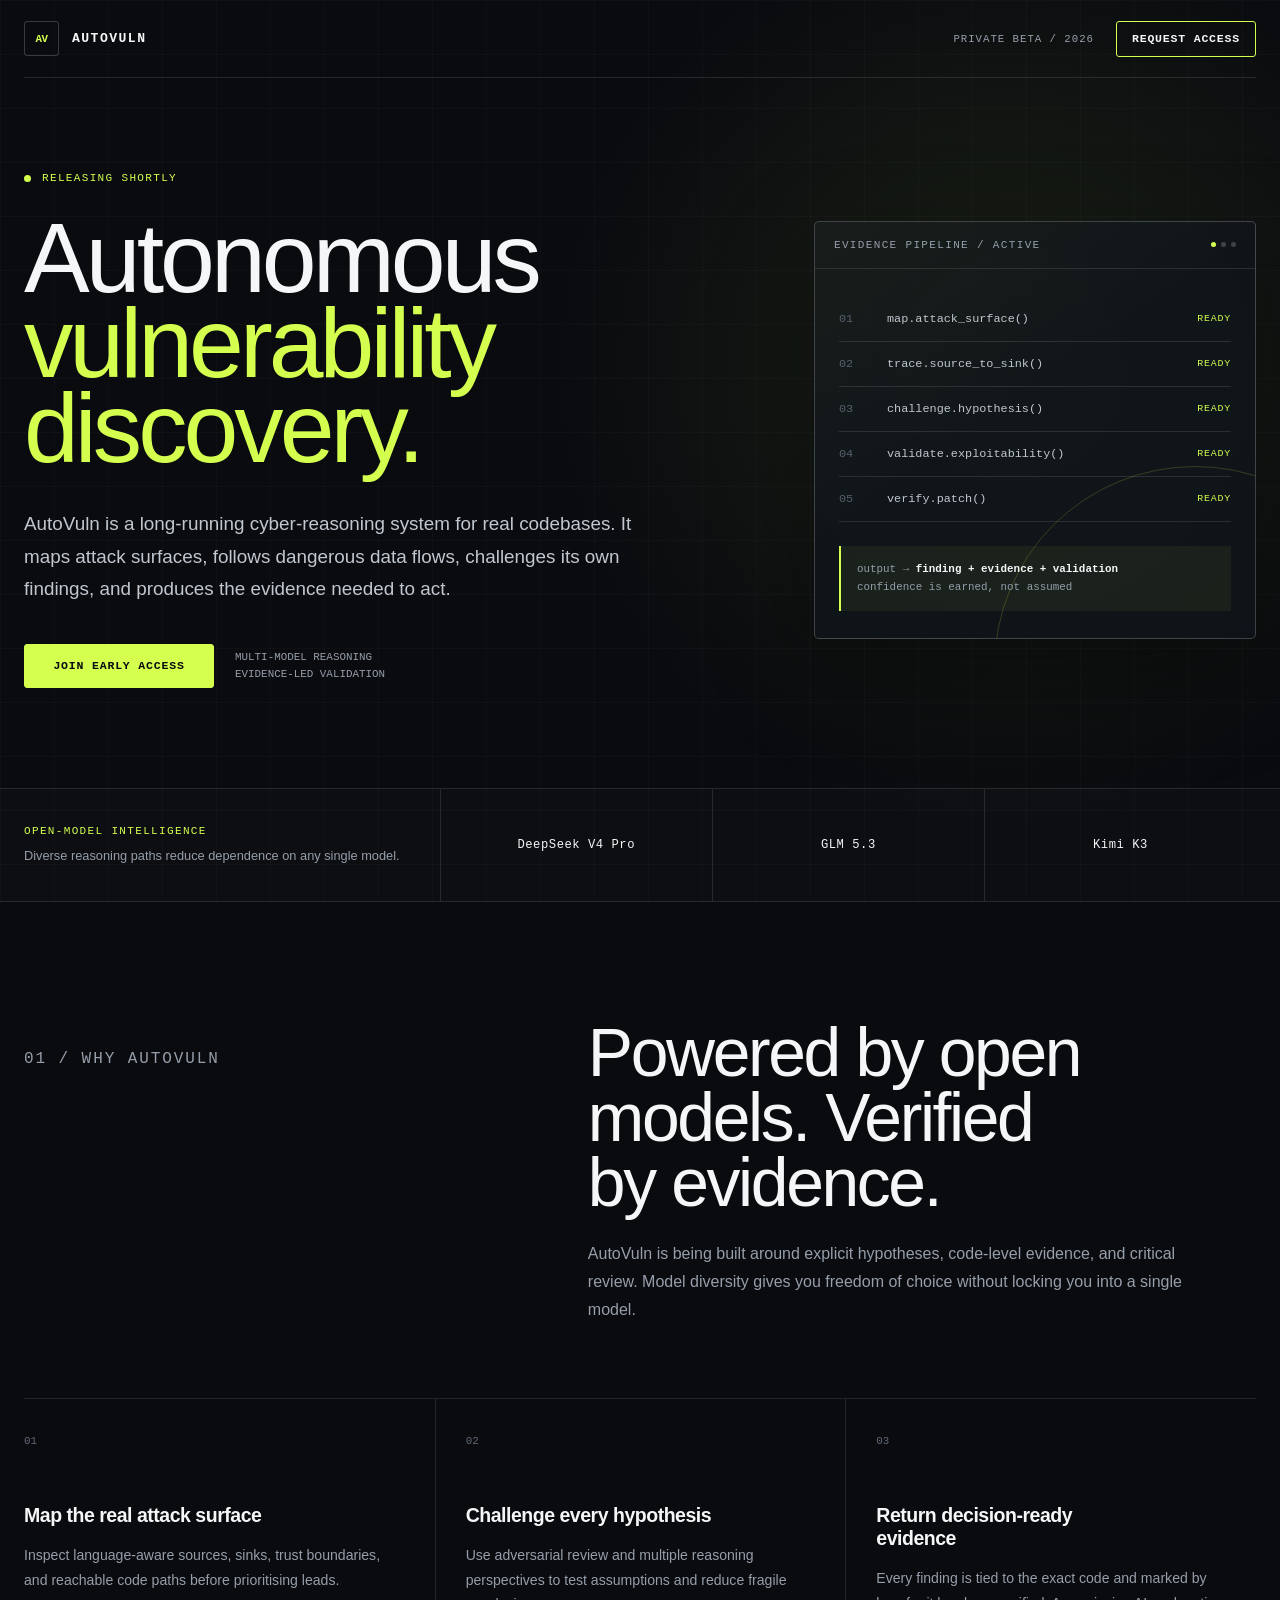
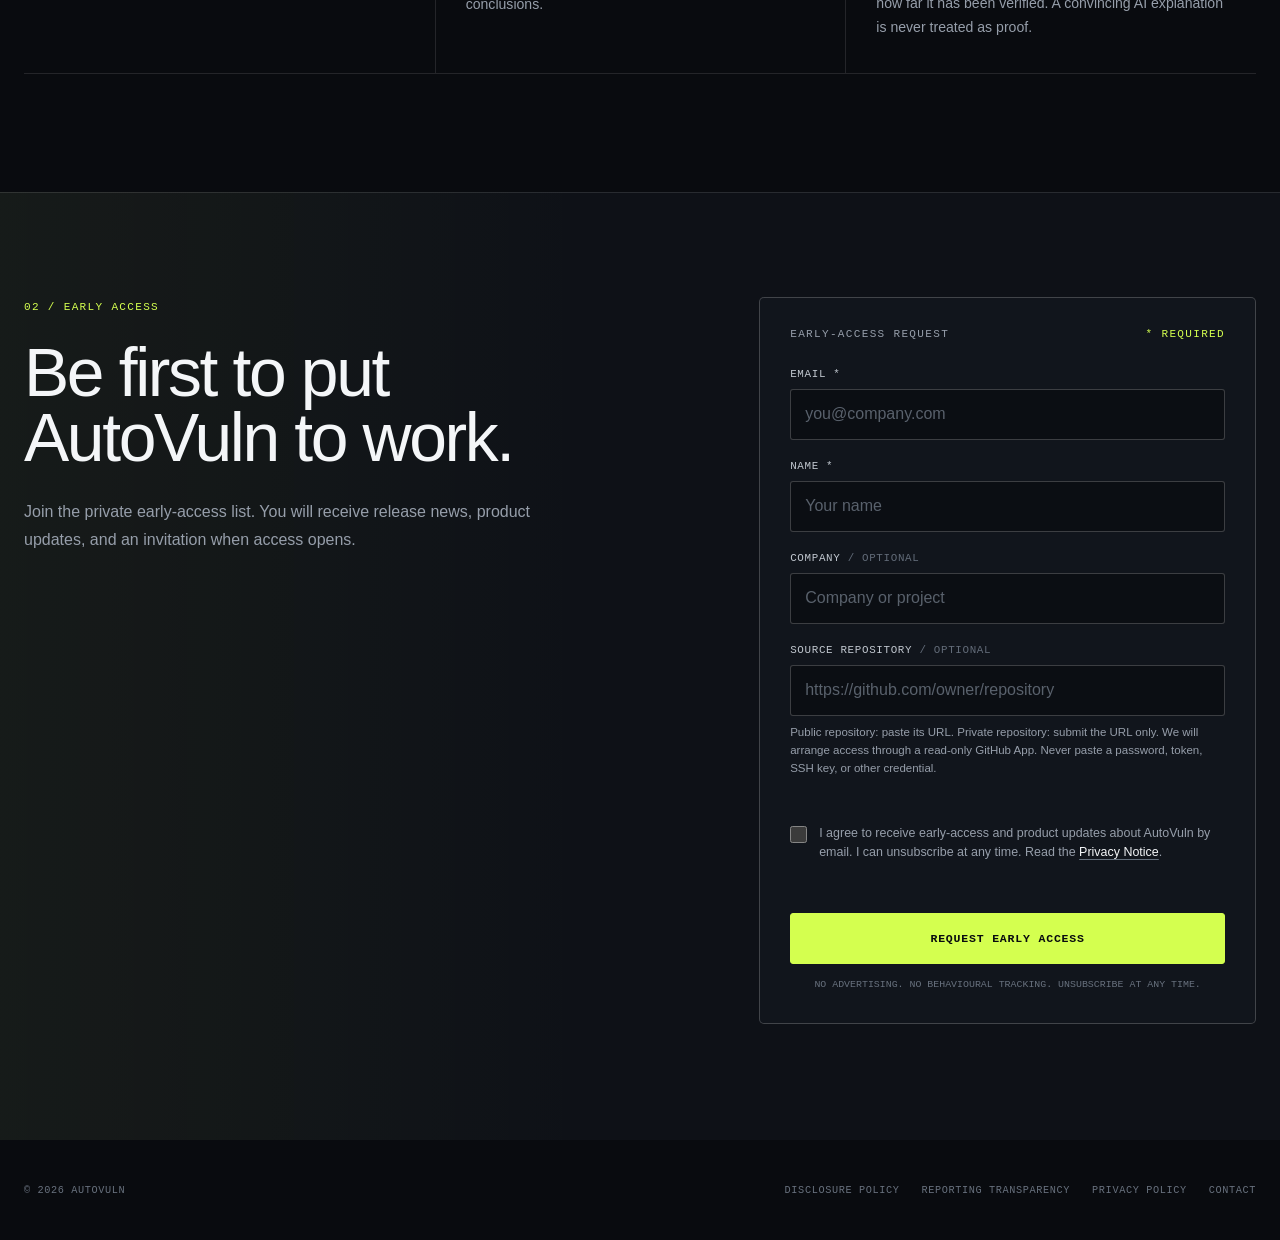
<file: index.html>
<!doctype html>
<html lang="en">
  <head>
    <meta charset="utf-8">
    <meta name="viewport" content="width=device-width, initial-scale=1">
    <meta name="description" content="AutoVuln is an autonomous vulnerability discovery service for evidence-led source-code security. Request early access.">
    <meta name="theme-color" content="#090b0f">
    <meta property="og:title" content="AutoVuln — Autonomous vulnerability discovery">
    <meta property="og:description" content="Find the vulnerability. Prove the path. Prepare the fix.">
    <meta property="og:type" content="website">
    <meta property="og:url" content="https://autovuln.ai/">
    <title>AutoVuln — Autonomous vulnerability discovery</title>
    <link rel="stylesheet" href="assets/styles.css">
    <script src="assets/site.js" defer></script>
    <!-- Cloudflare Web Analytics -->
    <script type="module" src="https://static.cloudflareinsights.com/beacon.min.js" data-cf-beacon='{"token":"016f3f57f47642718726d1131d25524d"}'></script>
    <!-- End Cloudflare Web Analytics -->
  </head>
  <body class="theme-autovuln">
    <a class="skip-link" href="#main">Skip to content</a>
    <header class="site-header shell">
      <a class="brand" href="./" aria-label="AutoVuln home">
        <span class="brand-mark" aria-hidden="true">AV</span>
        <span class="brand-name">AutoVuln</span>
      </a>
      <div class="header-meta">
        <span>Private beta / 2026</span>
        <a class="header-cta" href="#early-access">Request access</a>
      </div>
    </header>

    <main id="main">
      <section class="hero shell">
        <div>
          <p class="eyebrow"><span class="pulse" aria-hidden="true"></span>Releasing shortly</p>
          <h1>Autonomous<br><em>vulnerability discovery.</em></h1>
          <p class="hero-copy">
            AutoVuln is a long-running cyber-reasoning system for real codebases. It maps attack
            surfaces, follows dangerous data flows, challenges its own findings, and produces the
            evidence needed to act.
          </p>
          <div class="hero-actions">
            <a class="primary-cta" href="#early-access">Join early access</a>
            <span class="quiet-note">Multi-model reasoning<br>Evidence-led validation</span>
          </div>
        </div>

        <div class="signal-panel" aria-label="Illustration of the AutoVuln evidence pipeline">
          <div class="panel-header">
            <span class="panel-label">Evidence pipeline / active</span>
            <span class="panel-dots" aria-hidden="true"><span></span><span></span><span></span></span>
          </div>
          <div class="signal-body">
            <div class="signal-step"><span class="signal-index">01</span><span class="signal-name">map.attack_surface()</span><span class="signal-state">ready</span></div>
            <div class="signal-step"><span class="signal-index">02</span><span class="signal-name">trace.source_to_sink()</span><span class="signal-state">ready</span></div>
            <div class="signal-step"><span class="signal-index">03</span><span class="signal-name">challenge.hypothesis()</span><span class="signal-state">ready</span></div>
            <div class="signal-step"><span class="signal-index">04</span><span class="signal-name">validate.exploitability()</span><span class="signal-state">ready</span></div>
            <div class="signal-step"><span class="signal-index">05</span><span class="signal-name">verify.patch()</span><span class="signal-state">ready</span></div>
            <div class="signal-output">output → <strong>finding + evidence + validation</strong><br>confidence is earned, not assumed</div>
          </div>
        </div>
      </section>

      <section class="model-strip" aria-labelledby="model-stack-title">
        <div class="model-row shell">
          <div class="model-intro">
            <span class="model-label" id="model-stack-title">Open-model intelligence</span>
            <p>Diverse reasoning paths reduce dependence on any single model.</p>
          </div>
          <div class="model-name">DeepSeek V4 Pro</div>
          <div class="model-name">GLM 5.3</div>
          <div class="model-name">Kimi K3</div>
        </div>
      </section>

      <section class="content-section shell" aria-labelledby="approach-title">
        <div class="section-heading">
          <p class="section-kicker">01 / Why AutoVuln</p>
          <div>
            <h2 id="approach-title">Powered by open models. Verified by evidence.</h2>
            <p>
              AutoVuln is being built around explicit hypotheses, code-level evidence, and critical
              review. Model diversity gives you freedom of choice without locking you into a
              single model.
            </p>
          </div>
        </div>
        <div class="capability-grid">
          <article class="capability">
            <span class="capability-number">01</span>
            <h3>Map the real attack surface</h3>
            <p>Inspect language-aware sources, sinks, trust boundaries, and reachable code paths before prioritising leads.</p>
          </article>
          <article class="capability">
            <span class="capability-number">02</span>
            <h3>Challenge every hypothesis</h3>
            <p>Use adversarial review and multiple reasoning perspectives to test assumptions and reduce fragile conclusions.</p>
          </article>
          <article class="capability">
            <span class="capability-number">03</span>
            <h3>Return decision-ready evidence</h3>
            <p>Every finding is tied to the exact code and marked by how far it has been verified. A convincing AI explanation is never treated as proof.</p>
          </article>
        </div>
      </section>

      <section class="signup-section" id="early-access" aria-labelledby="access-title">
        <div class="signup-layout shell">
          <div class="signup-copy">
            <p class="section-kicker">02 / Early access</p>
            <h2 id="access-title">Be first to put AutoVuln to work.</h2>
            <p>
              Join the private early-access list. You will receive release news, product updates,
              and an invitation when access opens.
            </p>
          </div>

          <form
            class="early-access-form"
            id="webform7542738000000615482"
            name="WebToLeads7542738000000615482"
            action="https://crm.zoho.com/crm/WebToLeadForm"
            method="POST"
            accept-charset="UTF-8"
            data-early-access-form
          >
            <input type="hidden" name="xnQsjsdp" value="ca67075386ec7cbe298686dba6a74507f62ec8b9db29c880dc3599f9023f438e">
            <input type="hidden" name="xmIwtLD" value="faeaf875ebfbc8aab1017f5fb0285e8cf7f78de60fdd8348a1e555163186aa1a127d78d6b541daecc985cf2d385dda9a">
            <input type="hidden" name="actionType" value="TGVhZHM=">
            <input type="hidden" name="returnURL" value="https://autovuln.ai/thanks">
            <input type="hidden" name="zc_gad" value="">

            <p class="form-note"><span>Early-access request</span><span>* Required</span></p>
            <div class="field">
              <label for="auto-email">Email *</label>
              <input id="auto-email" name="Email" type="email" maxlength="100" autocomplete="email" placeholder="you@company.com" required>
            </div>
            <div class="field">
              <label for="auto-name">Name *</label>
              <input id="auto-name" name="Last Name" type="text" maxlength="80" autocomplete="name" placeholder="Your name" required>
            </div>
            <div class="field">
              <label for="auto-company">Company <span class="optional">/ optional</span></label>
              <input id="auto-company" name="Company" type="text" maxlength="200" autocomplete="organization" placeholder="Company or project">
            </div>
            <div class="field">
              <label for="auto-repository">Source repository <span class="optional">/ optional</span></label>
              <input id="auto-repository" name="Website" type="url" maxlength="255" inputmode="url" autocomplete="url" placeholder="https://github.com/owner/repository" data-repository-url aria-describedby="auto-repository-note auto-repository-error">
              <p class="field-note" id="auto-repository-note">Public repository: paste its URL. Private repository: submit the URL only. We will arrange access through a read-only GitHub App. Never paste a password, token, SSH key, or other credential.</p>
            </div>
            <label class="consent-field repository-authorisation" for="auto-repository-authorisation" data-repository-authorisation hidden>
              <input id="auto-repository-authorisation" type="checkbox" data-repository-authorisation-input aria-describedby="auto-repository-error">
              <span>I confirm that this repository is public or that I am authorised to request an assessment and arrange read-only access.</span>
            </label>
            <p class="form-error" id="auto-repository-error" data-repository-error aria-live="polite"></p>
            <label class="consent-field" for="auto-consent">
              <input id="auto-consent" type="checkbox" required data-consent aria-describedby="auto-consent-error">
              <span>I agree to receive early-access and product updates about AutoVuln by email. I can unsubscribe at any time. Read the <a href="privacy/">Privacy Notice</a>.</span>
            </label>
            <p class="form-error" id="auto-consent-error" data-consent-error aria-live="polite"></p>
            <label class="honeypot" aria-hidden="true">Leave this field empty<input type="text" name="aG9uZXlwb3Q" tabindex="-1" autocomplete="off"></label>
            <button class="submit-button" type="submit" data-submit>Request early access</button>
            <p class="form-fine-print">No advertising. No behavioural tracking. Unsubscribe at any time.</p>
          </form>
        </div>
      </section>
    </main>

    <footer class="site-footer shell">
      <span>© 2026 AutoVuln</span>
      <nav class="footer-links" aria-label="Footer">
        <a href="vulnerability-disclosure-policy.html">Disclosure Policy</a>
        <a href="reporting_transparancy.html">Reporting Transparency</a>
        <a href="privacy/">Privacy Policy</a>
        <a href="mailto:privacy@autovuln.ai">Contact</a>
      </nav>
    </footer>
  </body>
</html>
</file>
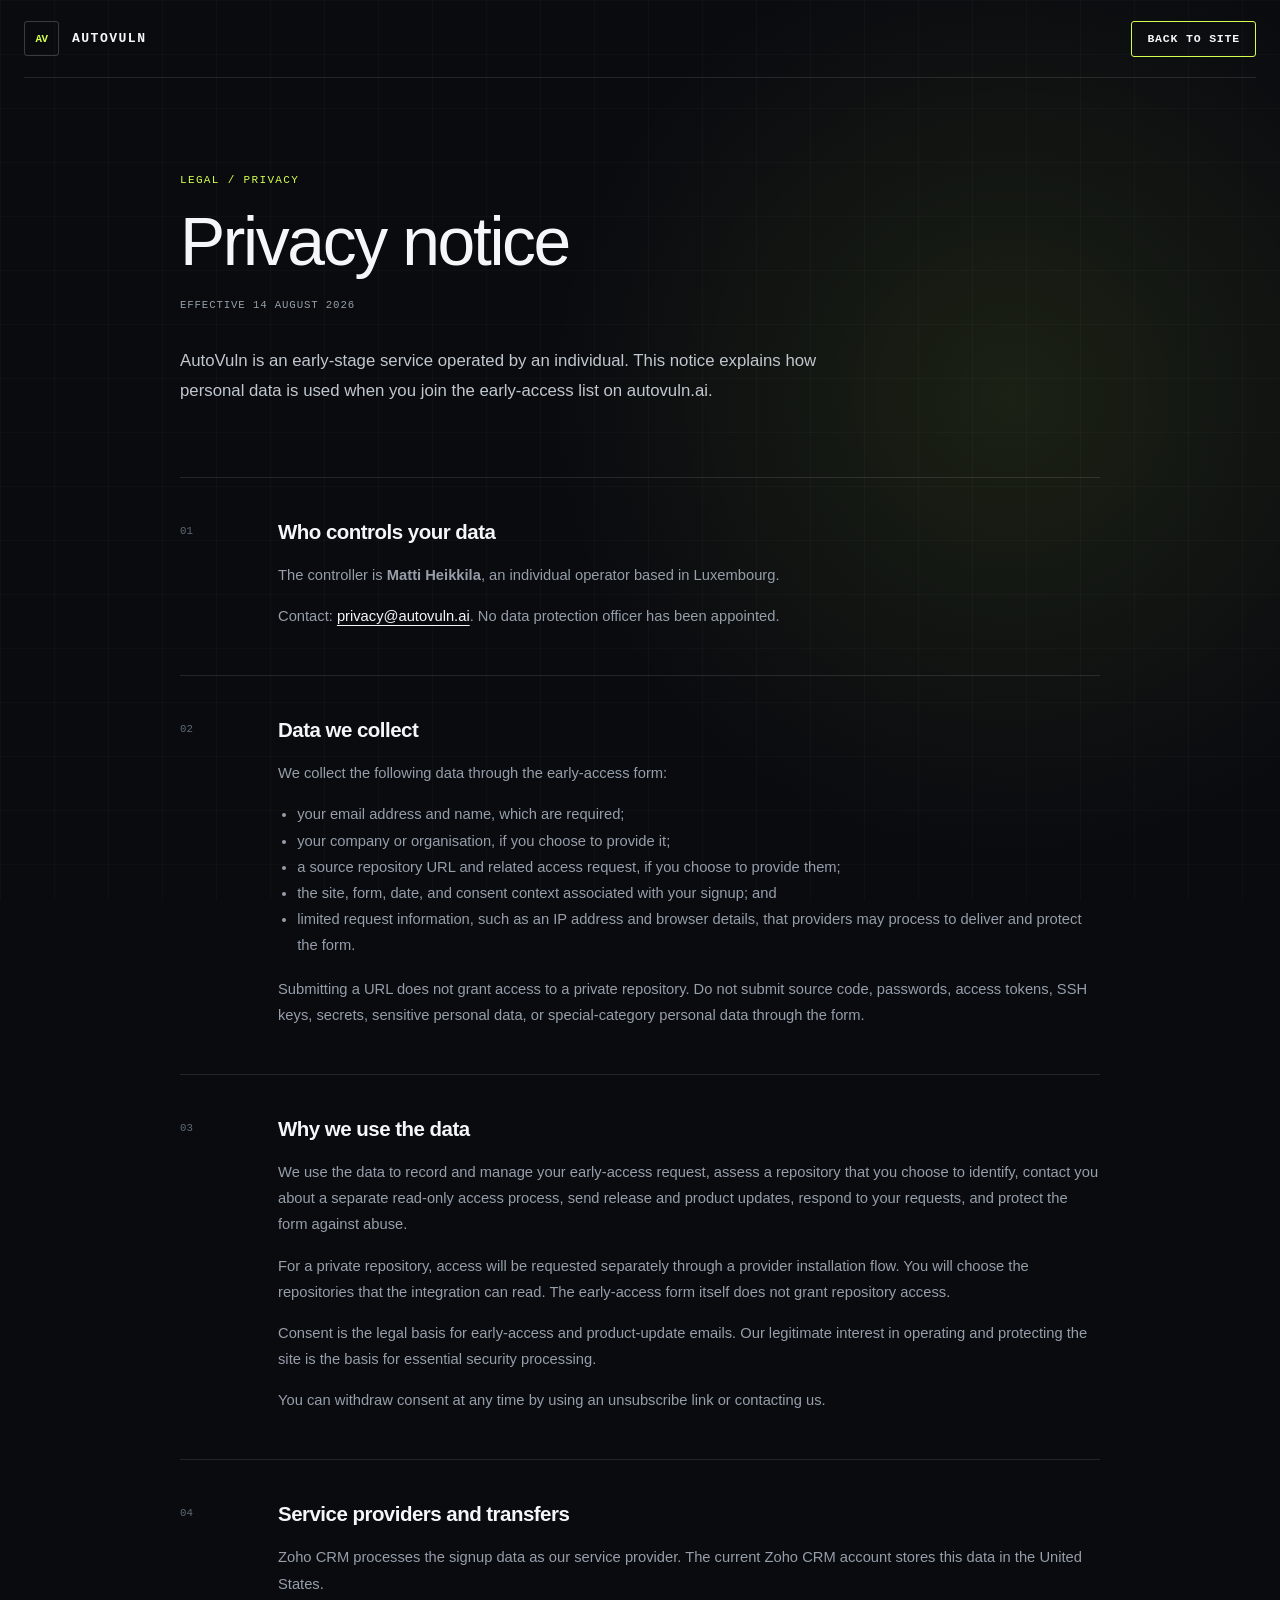
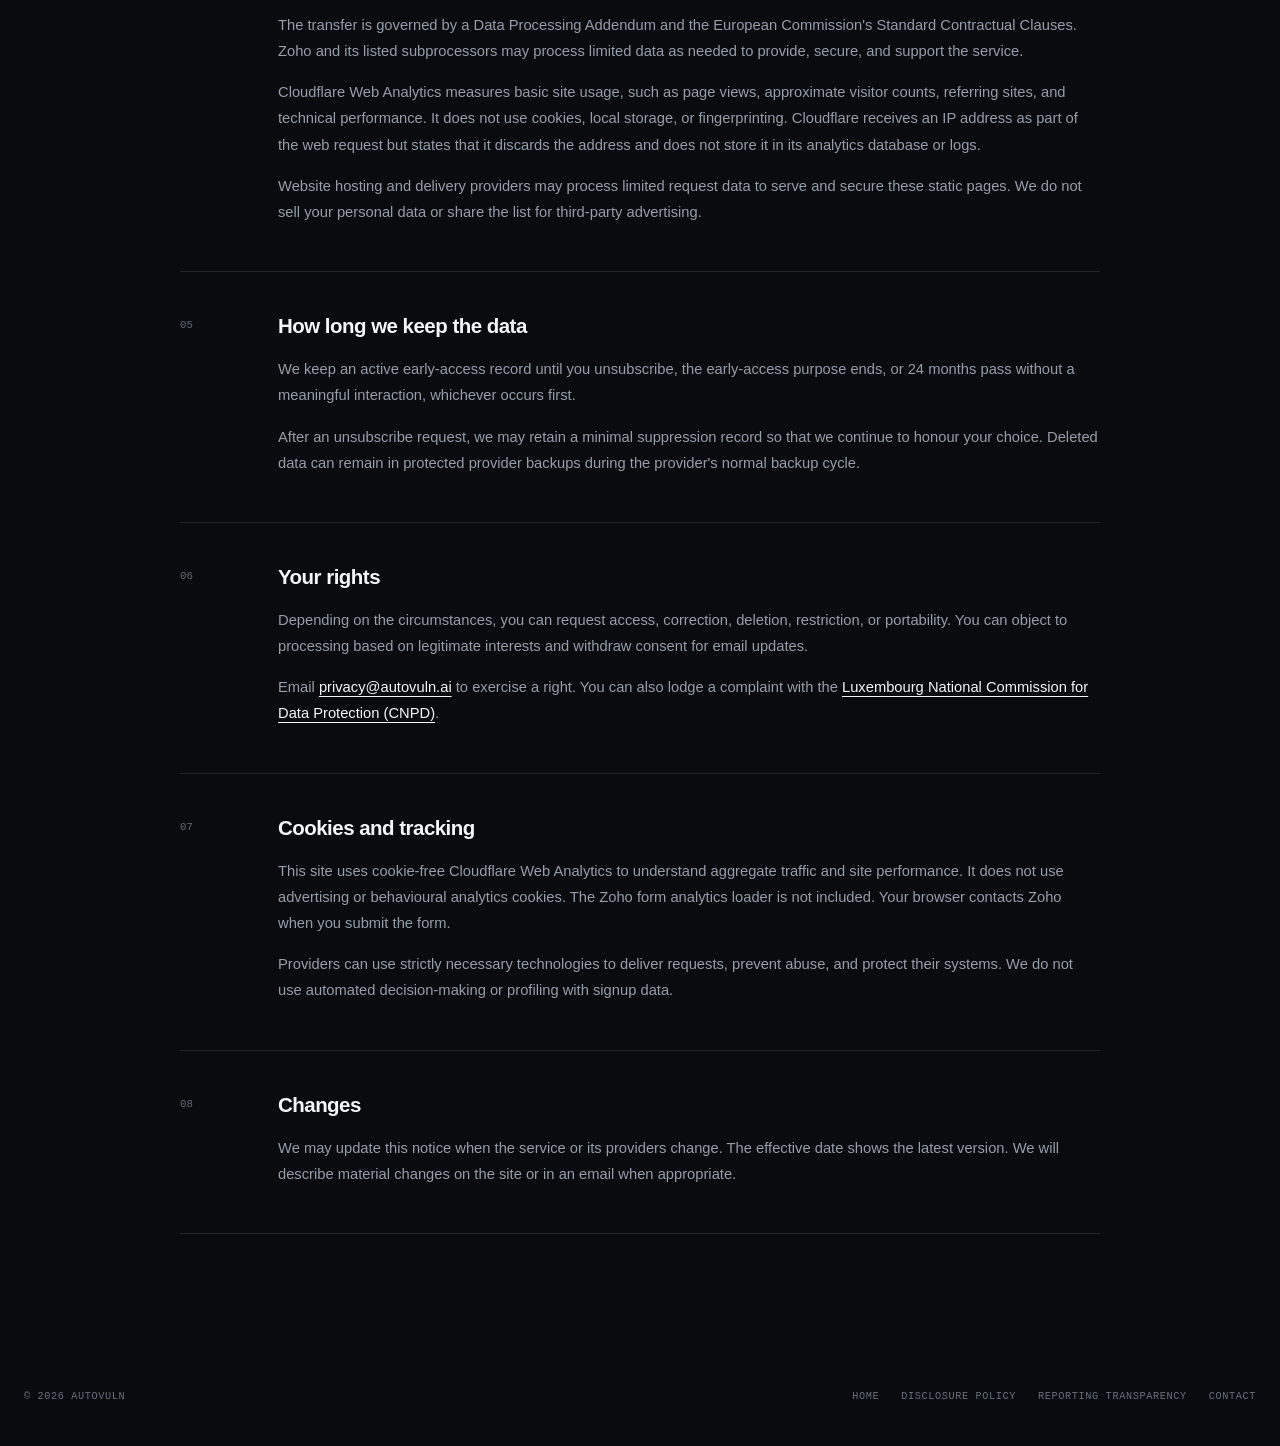
<file: privacy/index.html>
<!doctype html>
<html lang="en">
  <head>
    <meta charset="utf-8">
    <meta name="viewport" content="width=device-width, initial-scale=1">
    <meta name="description" content="Privacy notice for the AutoVuln early-access list.">
    <meta name="theme-color" content="#090b0f">
    <title>Privacy Notice — AutoVuln</title>
    <link rel="stylesheet" href="../assets/styles.css">
    <!-- Cloudflare Web Analytics -->
    <script type="module" src="https://static.cloudflareinsights.com/beacon.min.js" data-cf-beacon='{"token":"016f3f57f47642718726d1131d25524d"}'></script>
    <!-- End Cloudflare Web Analytics -->
  </head>
  <body class="theme-autovuln legal-page">
    <a class="skip-link" href="#main">Skip to content</a>
    <header class="site-header shell">
      <a class="brand" href="../" aria-label="AutoVuln home">
        <span class="brand-mark" aria-hidden="true">AV</span>
        <span class="brand-name">AutoVuln</span>
      </a>
      <div class="header-meta"><a class="header-cta" href="../">Back to site</a></div>
    </header>

    <main class="legal-main" id="main">
      <div class="legal-hero">
        <p class="legal-kicker">Legal / Privacy</p>
        <h1>Privacy notice</h1>
        <p class="effective-date">Effective 14 August 2026</p>
        <p class="legal-intro">
          AutoVuln is an early-stage service operated by an individual. This notice explains how
          personal data is used when you join the early-access list on autovuln.ai.
        </p>
      </div>

      <div class="legal-sections">
        <section>
          <div>
            <h2>Who controls your data</h2>
            <p>The controller is <strong>Matti Heikkila</strong>, an individual operator based in Luxembourg.</p>
            <p>Contact: <a href="mailto:privacy@autovuln.ai">privacy@autovuln.ai</a>. No data protection officer has been appointed.</p>
          </div>
        </section>
        <section>
          <div>
            <h2>Data we collect</h2>
            <p>We collect the following data through the early-access form:</p>
            <ul>
              <li>your email address and name, which are required;</li>
              <li>your company or organisation, if you choose to provide it;</li>
              <li>a source repository URL and related access request, if you choose to provide them;</li>
              <li>the site, form, date, and consent context associated with your signup; and</li>
              <li>limited request information, such as an IP address and browser details, that providers may process to deliver and protect the form.</li>
            </ul>
            <p>Submitting a URL does not grant access to a private repository. Do not submit source code, passwords, access tokens, SSH keys, secrets, sensitive personal data, or special-category personal data through the form.</p>
          </div>
        </section>
        <section>
          <div>
            <h2>Why we use the data</h2>
            <p>We use the data to record and manage your early-access request, assess a repository that you choose to identify, contact you about a separate read-only access process, send release and product updates, respond to your requests, and protect the form against abuse.</p>
            <p>For a private repository, access will be requested separately through a provider installation flow. You will choose the repositories that the integration can read. The early-access form itself does not grant repository access.</p>
            <p>Consent is the legal basis for early-access and product-update emails. Our legitimate interest in operating and protecting the site is the basis for essential security processing.</p>
            <p>You can withdraw consent at any time by using an unsubscribe link or contacting us.</p>
          </div>
        </section>
        <section>
          <div>
            <h2>Service providers and transfers</h2>
            <p>Zoho CRM processes the signup data as our service provider. The current Zoho CRM account stores this data in the United States.</p>
            <p>The transfer is governed by a Data Processing Addendum and the European Commission's Standard Contractual Clauses. Zoho and its listed subprocessors may process limited data as needed to provide, secure, and support the service.</p>
            <p>Cloudflare Web Analytics measures basic site usage, such as page views, approximate visitor counts, referring sites, and technical performance. It does not use cookies, local storage, or fingerprinting. Cloudflare receives an IP address as part of the web request but states that it discards the address and does not store it in its analytics database or logs.</p>
            <p>Website hosting and delivery providers may process limited request data to serve and secure these static pages. We do not sell your personal data or share the list for third-party advertising.</p>
          </div>
        </section>
        <section>
          <div>
            <h2>How long we keep the data</h2>
            <p>We keep an active early-access record until you unsubscribe, the early-access purpose ends, or 24 months pass without a meaningful interaction, whichever occurs first.</p>
            <p>After an unsubscribe request, we may retain a minimal suppression record so that we continue to honour your choice. Deleted data can remain in protected provider backups during the provider's normal backup cycle.</p>
          </div>
        </section>
        <section>
          <div>
            <h2>Your rights</h2>
            <p>Depending on the circumstances, you can request access, correction, deletion, restriction, or portability. You can object to processing based on legitimate interests and withdraw consent for email updates.</p>
            <p>Email <a href="mailto:privacy@autovuln.ai">privacy@autovuln.ai</a> to exercise a right. You can also lodge a complaint with the <a href="https://cnpd.public.lu/en/particuliers/faire-valoir/formulaire-plainte.html" rel="noreferrer" target="_blank">Luxembourg National Commission for Data Protection (CNPD)</a>.</p>
          </div>
        </section>
        <section>
          <div>
            <h2>Cookies and tracking</h2>
            <p>This site uses cookie-free Cloudflare Web Analytics to understand aggregate traffic and site performance. It does not use advertising or behavioural analytics cookies. The Zoho form analytics loader is not included. Your browser contacts Zoho when you submit the form.</p>
            <p>Providers can use strictly necessary technologies to deliver requests, prevent abuse, and protect their systems. We do not use automated decision-making or profiling with signup data.</p>
          </div>
        </section>
        <section>
          <div>
            <h2>Changes</h2>
            <p>We may update this notice when the service or its providers change. The effective date shows the latest version. We will describe material changes on the site or in an email when appropriate.</p>
          </div>
        </section>
      </div>
    </main>

    <footer class="site-footer shell">
      <span>© 2026 AutoVuln</span>
      <nav class="footer-links" aria-label="Footer"><a href="../">Home</a><a href="../vulnerability-disclosure-policy.html">Disclosure Policy</a><a href="../reporting_transparancy.html">Reporting Transparency</a><a href="mailto:privacy@autovuln.ai">Contact</a></nav>
    </footer>
  </body>
</html>
</file>
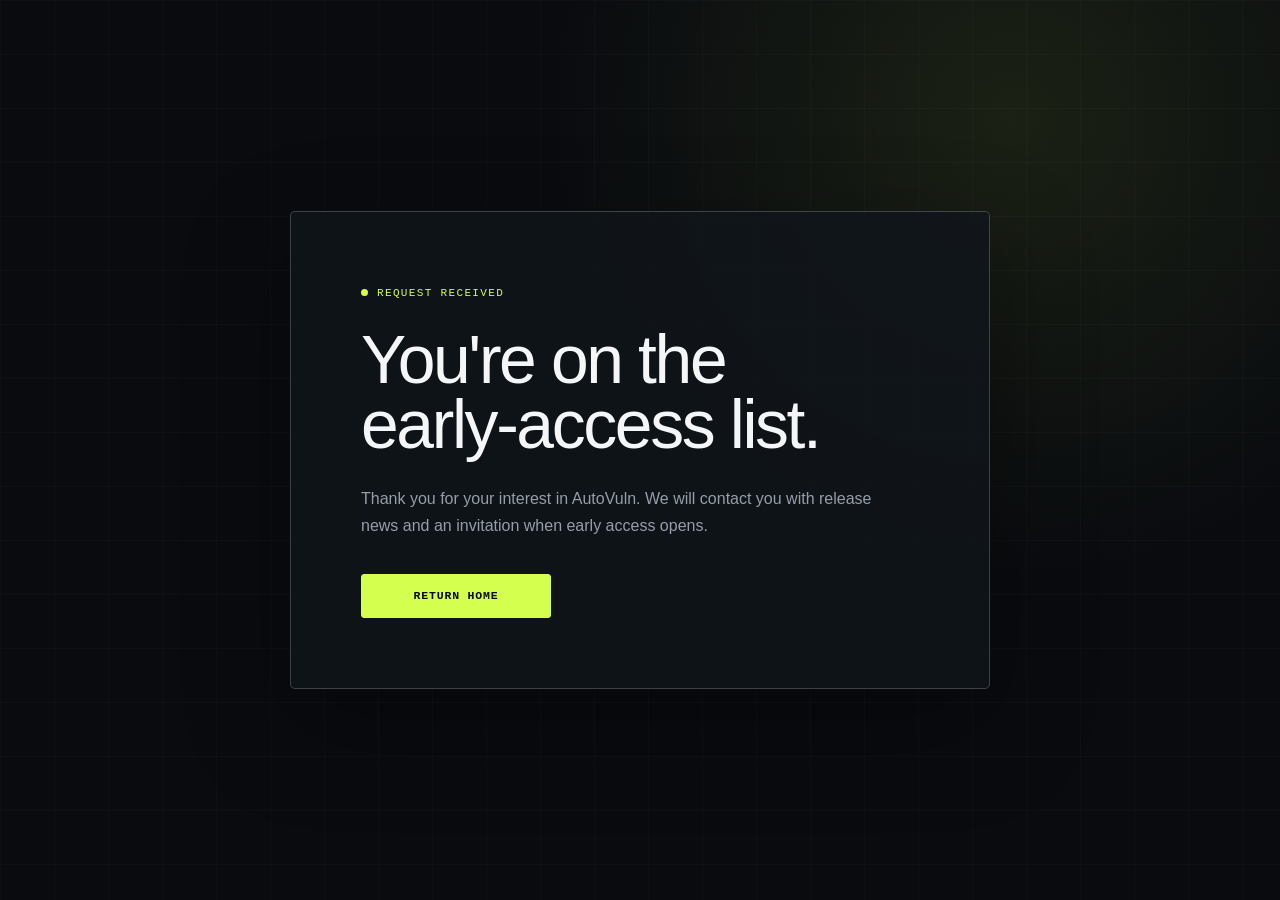
<file: thanks/index.html>
<!doctype html>
<html lang="en">
  <head>
    <meta charset="utf-8">
    <meta name="viewport" content="width=device-width, initial-scale=1">
    <meta name="robots" content="noindex">
    <meta name="theme-color" content="#090b0f">
    <title>You're on the list — AutoVuln</title>
    <link rel="stylesheet" href="../assets/styles.css">
    <!-- Cloudflare Web Analytics -->
    <script type="module" src="https://static.cloudflareinsights.com/beacon.min.js" data-cf-beacon='{"token":"016f3f57f47642718726d1131d25524d"}'></script>
    <!-- End Cloudflare Web Analytics -->
  </head>
  <body class="theme-autovuln thanks-page">
    <main class="thanks-card">
      <span class="status-pill">Request received</span>
      <h1>You're on the early-access list.</h1>
      <p>Thank you for your interest in AutoVuln. We will contact you with release news and an invitation when early access opens.</p>
      <a class="primary-cta" href="../">Return home</a>
    </main>
  </body>
</html>
</file>
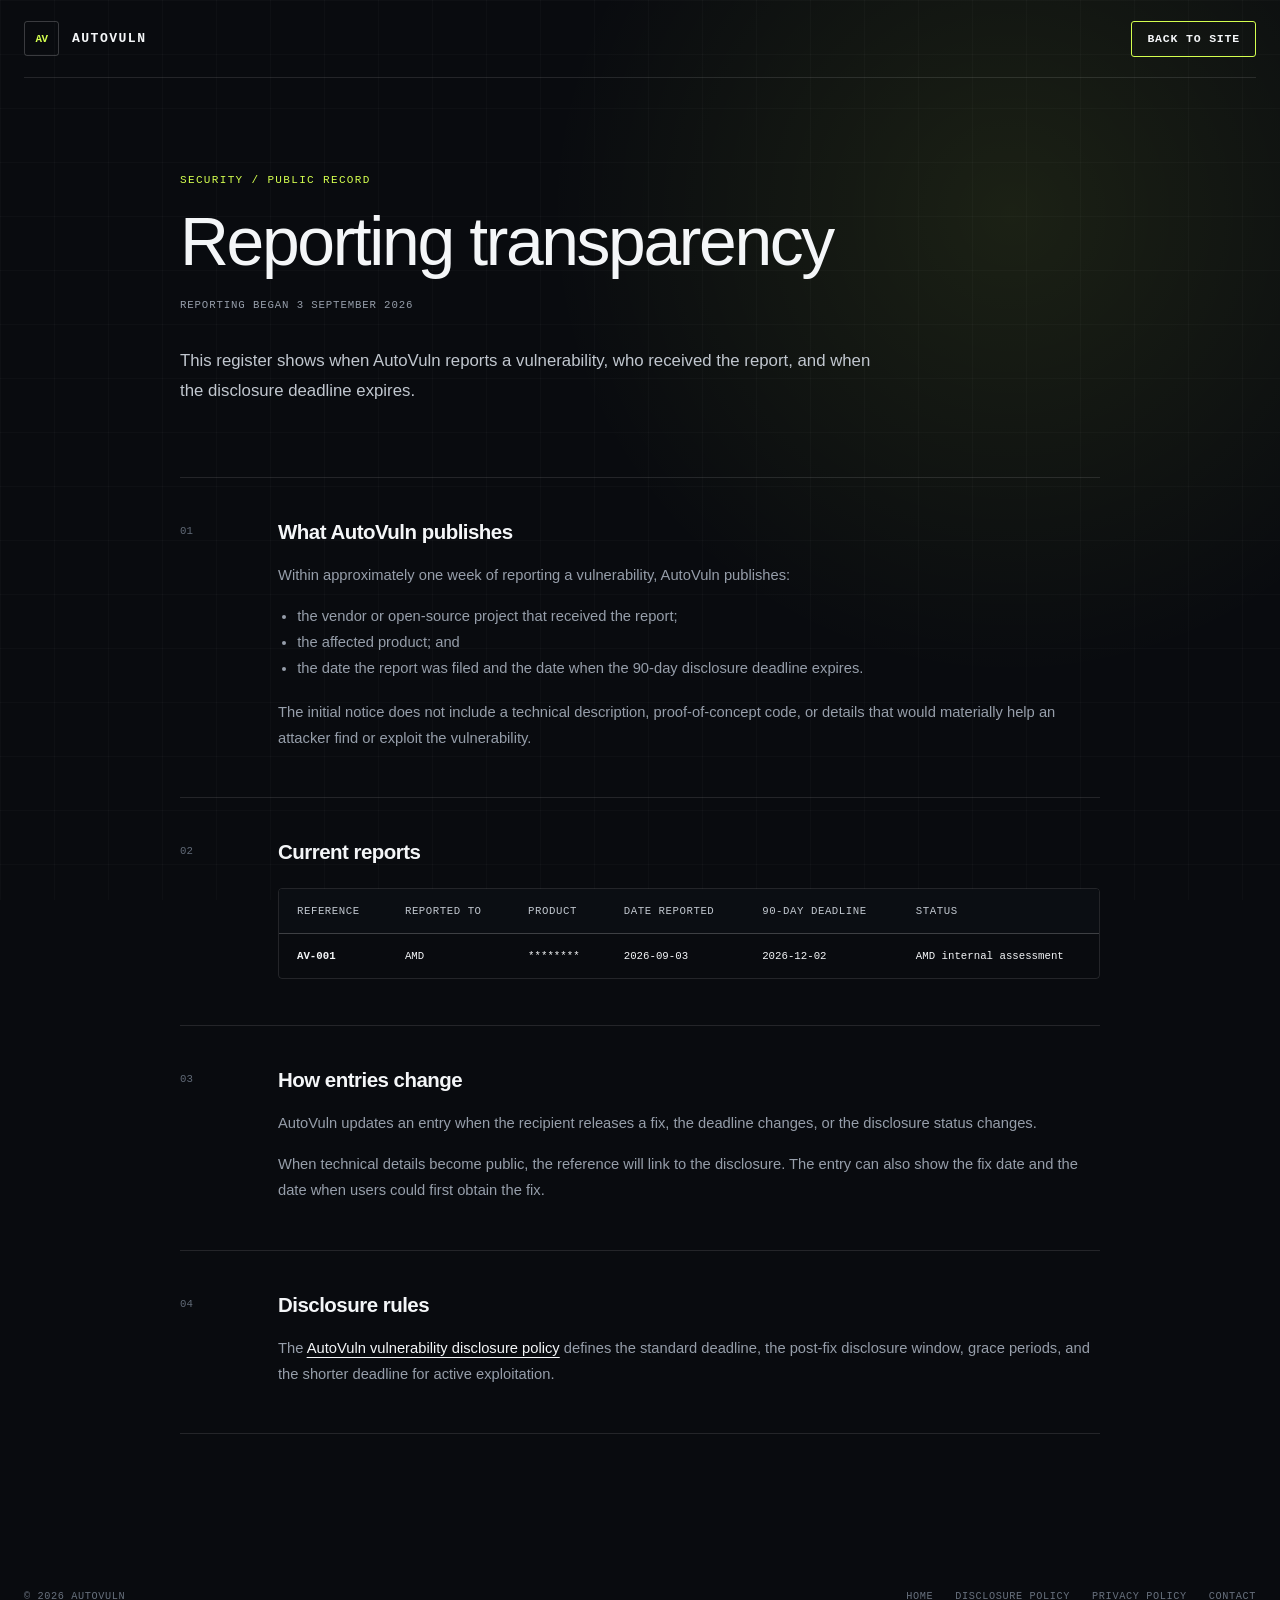
<file: reporting_transparancy.html>
<!doctype html>
<html lang="en">
  <head>
    <meta charset="utf-8">
    <meta name="viewport" content="width=device-width, initial-scale=1">
    <meta name="description" content="Public status notices for vulnerabilities reported by AutoVuln.">
    <meta name="theme-color" content="#090b0f">
    <meta property="og:title" content="Reporting transparency — AutoVuln">
    <meta property="og:description" content="A public register of vulnerability reports and their disclosure deadlines.">
    <meta property="og:type" content="website">
    <meta property="og:url" content="https://autovuln.ai/reporting_transparancy.html">
    <title>Reporting transparency — AutoVuln</title>
    <link rel="stylesheet" href="assets/styles.css">
    <!-- Cloudflare Web Analytics -->
    <script type="module" src="https://static.cloudflareinsights.com/beacon.min.js" data-cf-beacon='{"token":"016f3f57f47642718726d1131d25524d"}'></script>
    <!-- End Cloudflare Web Analytics -->
  </head>
  <body class="theme-autovuln legal-page disclosure-policy-page">
    <a class="skip-link" href="#main">Skip to content</a>
    <header class="site-header shell">
      <a class="brand" href="./" aria-label="AutoVuln home">
        <span class="brand-mark" aria-hidden="true">AV</span>
        <span class="brand-name">AutoVuln</span>
      </a>
      <div class="header-meta"><a class="header-cta" href="./">Back to site</a></div>
    </header>

    <main class="legal-main" id="main">
      <div class="legal-hero">
        <p class="legal-kicker">Security / Public record</p>
        <h1>Reporting transparency</h1>
        <p class="effective-date">Reporting began 3 September 2026</p>
        <p class="legal-intro">
          This register shows when AutoVuln reports a vulnerability, who received the report, and
          when the disclosure deadline expires.
        </p>
      </div>

      <div class="legal-sections">
        <section>
          <div>
            <h2>What AutoVuln publishes</h2>
            <p>Within approximately one week of reporting a vulnerability, AutoVuln publishes:</p>
            <ul>
              <li>the vendor or open-source project that received the report;</li>
              <li>the affected product; and</li>
              <li>the date the report was filed and the date when the 90-day disclosure deadline expires.</li>
            </ul>
            <p>The initial notice does not include a technical description, proof-of-concept code, or details that would materially help an attacker find or exploit the vulnerability.</p>
          </div>
        </section>

        <section>
          <div>
            <h2>Current reports</h2>
            <div class="transparency-table-wrap" role="region" aria-label="Vulnerability reporting transparency register" tabindex="0">
              <table class="transparency-table">
                <thead>
                  <tr>
                    <th scope="col">Reference</th>
                    <th scope="col">Reported to</th>
                    <th scope="col">Product</th>
                    <th scope="col">Date reported</th>
                    <th scope="col">90-day deadline</th>
                    <th scope="col">Status</th>
                  </tr>
                </thead>
                <tbody>
                  <tr>
                    <td><strong>AV-001</strong></td>
                    <td>AMD</td>
                    <td>********</td>
                    <td><time datetime="2026-09-03">2026-09-03</time></td>
                    <td><time datetime="2026-12-02">2026-12-02</time></td>
                    <td>AMD internal assessment</td>
                  </tr>
                </tbody>
              </table>
            </div>
          </div>
        </section>

        <section>
          <div>
            <h2>How entries change</h2>
            <p>AutoVuln updates an entry when the recipient releases a fix, the deadline changes, or the disclosure status changes.</p>
            <p>When technical details become public, the reference will link to the disclosure. The entry can also show the fix date and the date when users could first obtain the fix.</p>
          </div>
        </section>

        <section>
          <div>
            <h2>Disclosure rules</h2>
            <p>The <a href="vulnerability-disclosure-policy.html">AutoVuln vulnerability disclosure policy</a> defines the standard deadline, the post-fix disclosure window, grace periods, and the shorter deadline for active exploitation.</p>
          </div>
        </section>
      </div>
    </main>

    <footer class="site-footer shell">
      <span>© 2026 AutoVuln</span>
      <nav class="footer-links" aria-label="Footer">
        <a href="./">Home</a>
        <a href="vulnerability-disclosure-policy.html">Disclosure Policy</a>
        <a href="privacy/">Privacy Policy</a>
        <a href="mailto:privacy@autovuln.ai">Contact</a>
      </nav>
    </footer>
  </body>
</html>
</file>
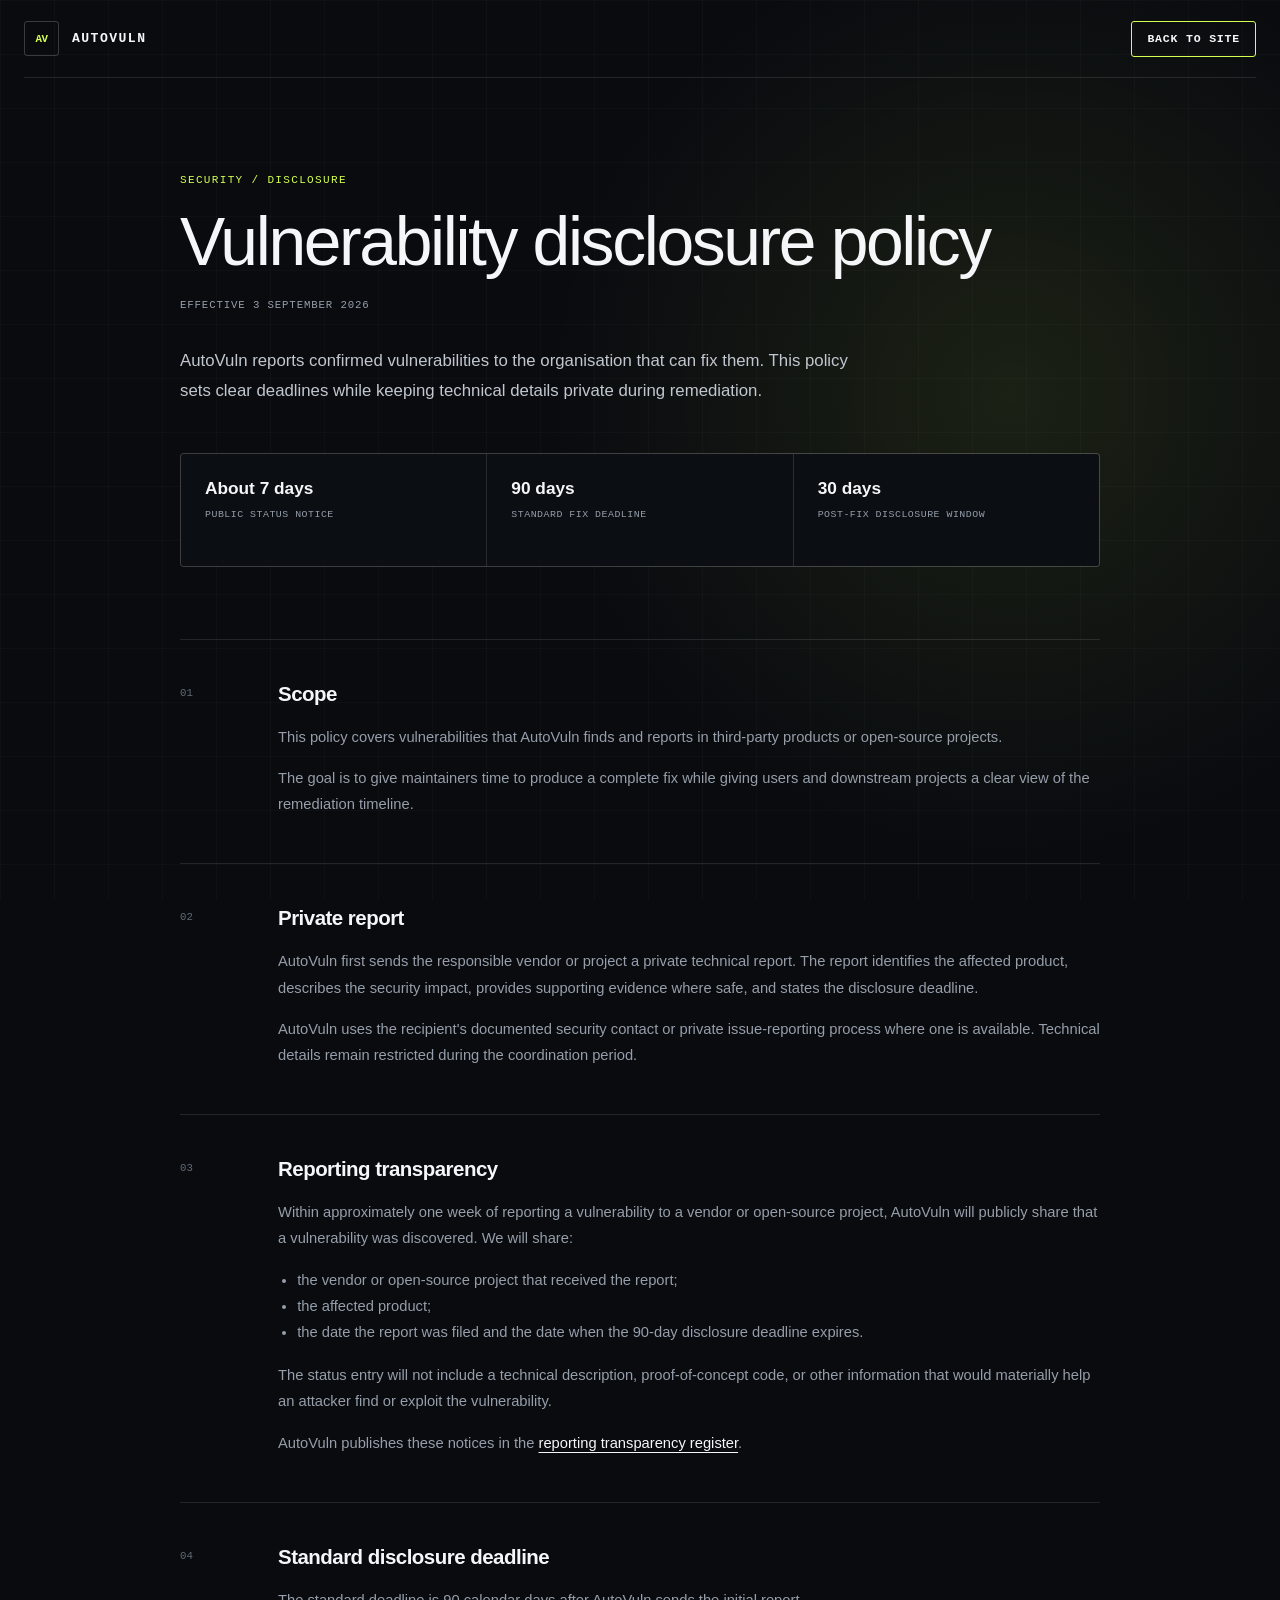
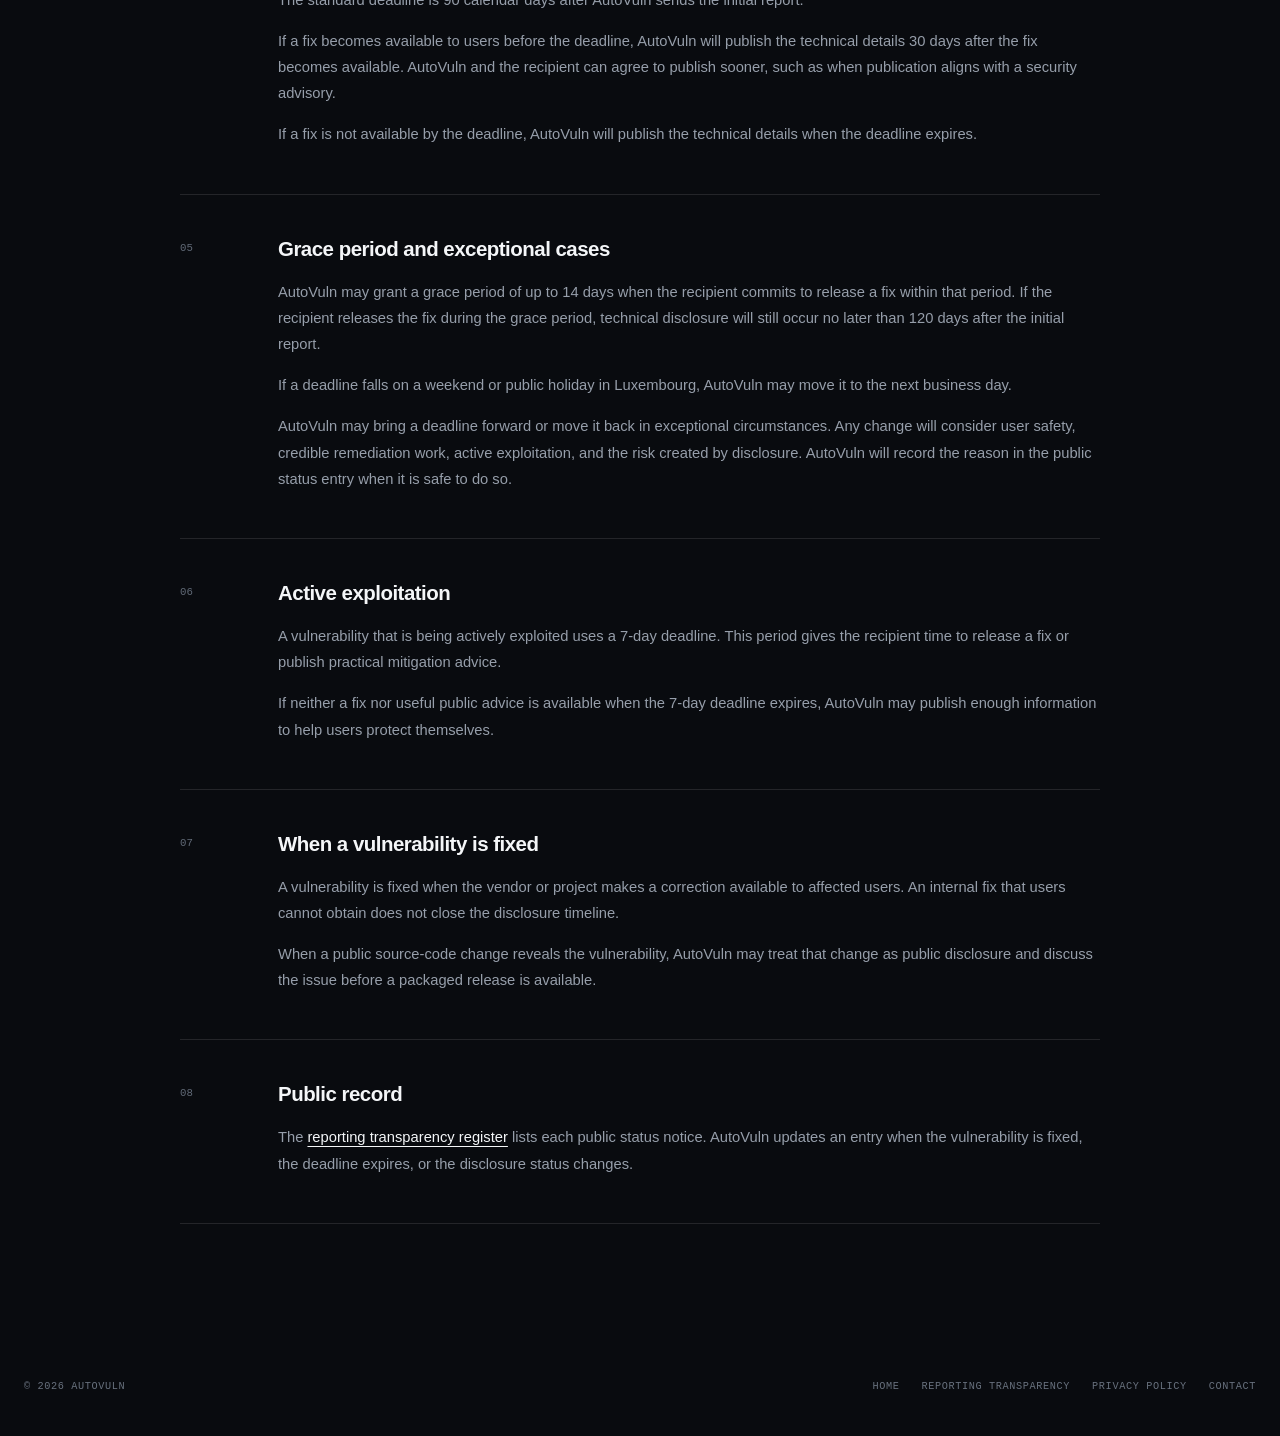
<file: vulnerability-disclosure-policy.html>
<!doctype html>
<html lang="en">
  <head>
    <meta charset="utf-8">
    <meta name="viewport" content="width=device-width, initial-scale=1">
    <meta name="description" content="How AutoVuln reports vulnerabilities, coordinates fixes, and publishes disclosure timelines.">
    <meta name="theme-color" content="#090b0f">
    <meta property="og:title" content="Vulnerability disclosure policy — AutoVuln">
    <meta property="og:description" content="Clear deadlines, private technical coordination, and a public record of reported vulnerabilities.">
    <meta property="og:type" content="website">
    <meta property="og:url" content="https://autovuln.ai/vulnerability-disclosure-policy.html">
    <title>Vulnerability disclosure policy — AutoVuln</title>
    <link rel="stylesheet" href="assets/styles.css">
    <!-- Cloudflare Web Analytics -->
    <script type="module" src="https://static.cloudflareinsights.com/beacon.min.js" data-cf-beacon='{"token":"016f3f57f47642718726d1131d25524d"}'></script>
    <!-- End Cloudflare Web Analytics -->
  </head>
  <body class="theme-autovuln legal-page disclosure-policy-page">
    <a class="skip-link" href="#main">Skip to content</a>
    <header class="site-header shell">
      <a class="brand" href="./" aria-label="AutoVuln home">
        <span class="brand-mark" aria-hidden="true">AV</span>
        <span class="brand-name">AutoVuln</span>
      </a>
      <div class="header-meta"><a class="header-cta" href="./">Back to site</a></div>
    </header>

    <main class="legal-main" id="main">
      <div class="legal-hero">
        <p class="legal-kicker">Security / Disclosure</p>
        <h1>Vulnerability disclosure policy</h1>
        <p class="effective-date">Effective 3 September 2026</p>
        <p class="legal-intro">
          AutoVuln reports confirmed vulnerabilities to the organisation that can fix them. This
          policy sets clear deadlines while keeping technical details private during remediation.
        </p>
        <div class="policy-metrics" aria-label="Disclosure timeline summary">
          <div><strong>About 7 days</strong><span>Public status notice</span></div>
          <div><strong>90 days</strong><span>Standard fix deadline</span></div>
          <div><strong>30 days</strong><span>Post-fix disclosure window</span></div>
        </div>
      </div>

      <div class="legal-sections">
        <section>
          <div>
            <h2>Scope</h2>
            <p>This policy covers vulnerabilities that AutoVuln finds and reports in third-party products or open-source projects.</p>
            <p>The goal is to give maintainers time to produce a complete fix while giving users and downstream projects a clear view of the remediation timeline.</p>
          </div>
        </section>

        <section>
          <div>
            <h2>Private report</h2>
            <p>AutoVuln first sends the responsible vendor or project a private technical report. The report identifies the affected product, describes the security impact, provides supporting evidence where safe, and states the disclosure deadline.</p>
            <p>AutoVuln uses the recipient's documented security contact or private issue-reporting process where one is available. Technical details remain restricted during the coordination period.</p>
          </div>
        </section>

        <section>
          <div>
            <h2>Reporting transparency</h2>
            <p>Within approximately one week of reporting a vulnerability to a vendor or open-source project, AutoVuln will publicly share that a vulnerability was discovered. We will share:</p>
            <ul>
              <li>the vendor or open-source project that received the report;</li>
              <li>the affected product;</li>
              <li>the date the report was filed and the date when the 90-day disclosure deadline expires.</li>
            </ul>
            <p>The status entry will not include a technical description, proof-of-concept code, or other information that would materially help an attacker find or exploit the vulnerability.</p>
            <p>AutoVuln publishes these notices in the <a href="reporting_transparancy.html">reporting transparency register</a>.</p>
          </div>
        </section>

        <section>
          <div>
            <h2>Standard disclosure deadline</h2>
            <p>The standard deadline is 90 calendar days after AutoVuln sends the initial report.</p>
            <p>If a fix becomes available to users before the deadline, AutoVuln will publish the technical details 30 days after the fix becomes available. AutoVuln and the recipient can agree to publish sooner, such as when publication aligns with a security advisory.</p>
            <p>If a fix is not available by the deadline, AutoVuln will publish the technical details when the deadline expires.</p>
          </div>
        </section>

        <section>
          <div>
            <h2>Grace period and exceptional cases</h2>
            <p>AutoVuln may grant a grace period of up to 14 days when the recipient commits to release a fix within that period. If the recipient releases the fix during the grace period, technical disclosure will still occur no later than 120 days after the initial report.</p>
            <p>If a deadline falls on a weekend or public holiday in Luxembourg, AutoVuln may move it to the next business day.</p>
            <p>AutoVuln may bring a deadline forward or move it back in exceptional circumstances. Any change will consider user safety, credible remediation work, active exploitation, and the risk created by disclosure. AutoVuln will record the reason in the public status entry when it is safe to do so.</p>
          </div>
        </section>

        <section>
          <div>
            <h2>Active exploitation</h2>
            <p>A vulnerability that is being actively exploited uses a 7-day deadline. This period gives the recipient time to release a fix or publish practical mitigation advice.</p>
            <p>If neither a fix nor useful public advice is available when the 7-day deadline expires, AutoVuln may publish enough information to help users protect themselves.</p>
          </div>
        </section>

        <section>
          <div>
            <h2>When a vulnerability is fixed</h2>
            <p>A vulnerability is fixed when the vendor or project makes a correction available to affected users. An internal fix that users cannot obtain does not close the disclosure timeline.</p>
            <p>When a public source-code change reveals the vulnerability, AutoVuln may treat that change as public disclosure and discuss the issue before a packaged release is available.</p>
          </div>
        </section>

        <section>
          <div>
            <h2>Public record</h2>
            <p>The <a href="reporting_transparancy.html">reporting transparency register</a> lists each public status notice. AutoVuln updates an entry when the vulnerability is fixed, the deadline expires, or the disclosure status changes.</p>
          </div>
        </section>
      </div>
    </main>

    <footer class="site-footer shell">
      <span>© 2026 AutoVuln</span>
      <nav class="footer-links" aria-label="Footer">
        <a href="./">Home</a>
        <a href="reporting_transparancy.html">Reporting transparency</a>
        <a href="privacy/">Privacy Policy</a>
        <a href="mailto:privacy@autovuln.ai">Contact</a>
      </nav>
    </footer>
  </body>
</html>
</file>
<file: assets/styles.css>
:root {
  color-scheme: dark;
  --bg: #090b0f;
  --bg-soft: #0e1117;
  --panel: rgba(17, 21, 28, 0.82);
  --panel-solid: #11151c;
  --line: rgba(255, 255, 255, 0.11);
  --line-strong: rgba(255, 255, 255, 0.2);
  --text: #f4f6f8;
  --muted: #969eaa;
  --muted-bright: #c1c7cf;
  --accent: #d4ff4f;
  --accent-rgb: 212, 255, 79;
  --accent-alt: #7ee7c5;
  --danger: #ff796c;
  --display: "Helvetica Neue", Arial, sans-serif;
  --body: Inter, ui-sans-serif, -apple-system, BlinkMacSystemFont, "Segoe UI", sans-serif;
  --mono: "SFMono-Regular", Consolas, "Liberation Mono", monospace;
}

.theme-openvuln {
  --bg: #090a10;
  --bg-soft: #0e1019;
  --panel: rgba(17, 19, 31, 0.84);
  --panel-solid: #11131f;
  --accent: #8fffe0;
  --accent-rgb: 143, 255, 224;
  --accent-alt: #b996ff;
}

* {
  box-sizing: border-box;
}

html {
  scroll-behavior: smooth;
}

body {
  min-width: 320px;
  margin: 0;
  overflow-x: hidden;
  background:
    radial-gradient(circle at 79% 13%, rgba(var(--accent-rgb), 0.09), transparent 29rem),
    var(--bg);
  color: var(--text);
  font-family: var(--body);
  -webkit-font-smoothing: antialiased;
}

body::before {
  position: fixed;
  z-index: -1;
  inset: 0;
  background-image:
    linear-gradient(rgba(255, 255, 255, 0.025) 1px, transparent 1px),
    linear-gradient(90deg, rgba(255, 255, 255, 0.025) 1px, transparent 1px);
  background-size: 54px 54px;
  content: "";
  pointer-events: none;
}

a {
  color: inherit;
}

button,
input {
  font: inherit;
}

.skip-link {
  position: fixed;
  z-index: 100;
  top: 12px;
  left: 12px;
  padding: 10px 14px;
  transform: translateY(-160%);
  border-radius: 3px;
  background: var(--accent);
  color: #080a0e;
  font-weight: 700;
  text-decoration: none;
}

.skip-link:focus {
  transform: translateY(0);
}

.shell {
  width: min(1240px, calc(100% - 48px));
  margin-inline: auto;
}

.site-header {
  display: flex;
  min-height: 78px;
  align-items: center;
  justify-content: space-between;
  gap: 24px;
  border-bottom: 1px solid var(--line);
}

.brand {
  display: inline-flex;
  align-items: center;
  gap: 13px;
  text-decoration: none;
}

.brand-mark {
  display: grid;
  width: 35px;
  height: 35px;
  place-items: center;
  border: 1px solid var(--line-strong);
  border-radius: 3px;
  color: var(--accent);
  font-family: var(--mono);
  font-size: 0.68rem;
  font-weight: 700;
  letter-spacing: -0.05em;
}

.brand-name {
  font-family: var(--mono);
  font-size: 0.82rem;
  font-weight: 700;
  letter-spacing: 0.11em;
  text-transform: uppercase;
}

.header-meta {
  display: inline-flex;
  align-items: center;
  gap: 22px;
  color: var(--muted);
  font-family: var(--mono);
  font-size: 0.67rem;
  letter-spacing: 0.09em;
  text-transform: uppercase;
}

.header-cta,
.primary-cta,
.submit-button {
  display: inline-flex;
  min-height: 44px;
  align-items: center;
  justify-content: center;
  border: 1px solid var(--accent);
  border-radius: 3px;
  background: var(--accent);
  color: #090b0f;
  font-family: var(--mono);
  font-size: 0.72rem;
  font-weight: 750;
  letter-spacing: 0.07em;
  text-decoration: none;
  text-transform: uppercase;
  transition: transform 160ms ease, box-shadow 160ms ease, background 160ms ease;
}

.header-cta {
  min-height: 36px;
  padding: 0 15px;
  background: transparent;
  color: var(--text);
}

.header-cta:hover,
.header-cta:focus-visible,
.primary-cta:hover,
.primary-cta:focus-visible,
.submit-button:hover,
.submit-button:focus-visible {
  transform: translateY(-2px);
  box-shadow: 0 12px 30px rgba(var(--accent-rgb), 0.15);
}

.hero {
  display: grid;
  min-height: 710px;
  grid-template-columns: minmax(0, 1.12fr) minmax(360px, 0.72fr);
  align-items: center;
  gap: clamp(48px, 8vw, 116px);
  padding: 82px 0 88px;
}

.eyebrow,
.section-kicker,
.panel-label,
.model-label,
.form-note,
.legal-kicker,
.status-pill {
  font-family: var(--mono);
  font-size: 0.69rem;
  letter-spacing: 0.12em;
  text-transform: uppercase;
}

.eyebrow {
  display: flex;
  align-items: center;
  gap: 11px;
  margin: 0 0 32px;
  color: var(--accent);
}

.pulse {
  width: 7px;
  height: 7px;
  border-radius: 50%;
  background: currentColor;
  box-shadow: 0 0 0 0 rgba(var(--accent-rgb), 0.5);
  animation: pulse 2.4s infinite;
}

@keyframes pulse {
  70% {
    box-shadow: 0 0 0 8px rgba(var(--accent-rgb), 0);
  }
  100% {
    box-shadow: 0 0 0 0 rgba(var(--accent-rgb), 0);
  }
}

.hero h1 {
  max-width: 820px;
  margin: 0;
  font-family: var(--display);
  font-size: clamp(4rem, 7.7vw, 7.2rem);
  font-stretch: condensed;
  font-weight: 500;
  letter-spacing: -0.04em;
  line-height: 0.86;
  text-wrap: balance;
}

.hero h1 em {
  color: var(--accent);
  font-style: normal;
}

.hero-copy {
  max-width: 650px;
  margin: 38px 0 0;
  color: var(--muted-bright);
  font-size: clamp(1rem, 1.6vw, 1.18rem);
  line-height: 1.72;
}

.hero-actions {
  display: flex;
  flex-wrap: wrap;
  align-items: center;
  gap: 21px;
  margin-top: 38px;
}

.primary-cta {
  min-width: 190px;
  padding: 0 22px;
}

.quiet-note {
  color: var(--muted);
  font-family: var(--mono);
  font-size: 0.68rem;
  line-height: 1.55;
  text-transform: uppercase;
}

.signal-panel {
  position: relative;
  overflow: hidden;
  border: 1px solid var(--line-strong);
  border-radius: 5px;
  background: linear-gradient(145deg, rgba(var(--accent-rgb), 0.04), transparent 46%), var(--panel);
  box-shadow: 0 34px 100px rgba(0, 0, 0, 0.35);
}

.signal-panel::after {
  position: absolute;
  right: -32%;
  bottom: -55%;
  width: 25rem;
  height: 25rem;
  border: 1px solid rgba(var(--accent-rgb), 0.18);
  border-radius: 50%;
  content: "";
}

.panel-header {
  display: flex;
  align-items: center;
  justify-content: space-between;
  padding: 17px 19px;
  border-bottom: 1px solid var(--line);
}

.panel-label {
  color: var(--muted);
}

.panel-dots {
  display: flex;
  gap: 5px;
}

.panel-dots span {
  width: 5px;
  height: 5px;
  border-radius: 50%;
  background: var(--line-strong);
}

.panel-dots span:first-child {
  background: var(--accent);
}

.signal-body {
  position: relative;
  z-index: 1;
  padding: 28px 24px 27px;
  font-family: var(--mono);
}

.signal-step {
  display: grid;
  grid-template-columns: 38px minmax(0, 1fr) auto;
  align-items: center;
  gap: 10px;
  padding: 15px 0;
  border-bottom: 1px solid var(--line);
  font-size: 0.74rem;
}

.signal-step:last-of-type {
  border-bottom: 0;
}

.signal-index {
  color: #59616e;
}

.signal-name {
  color: var(--muted-bright);
}

.signal-state {
  color: var(--accent);
  font-size: 0.62rem;
  letter-spacing: 0.08em;
  text-transform: uppercase;
}

.signal-output {
  margin-top: 24px;
  padding: 15px 16px;
  border-left: 2px solid var(--accent);
  background: rgba(var(--accent-rgb), 0.055);
  color: var(--muted);
  font-size: 0.68rem;
  line-height: 1.65;
}

.signal-output strong {
  color: var(--text);
  font-weight: 600;
}

.model-strip {
  border-block: 1px solid var(--line);
  background: rgba(255, 255, 255, 0.015);
}

.model-row {
  display: grid;
  min-height: 112px;
  grid-template-columns: 1.1fr repeat(3, minmax(140px, 0.72fr));
  align-items: center;
}

.model-intro {
  padding-right: 36px;
}

.model-label {
  display: block;
  margin-bottom: 9px;
  color: var(--accent);
}

.model-intro p {
  margin: 0;
  color: var(--muted);
  font-size: 0.8rem;
  line-height: 1.55;
}

.model-name {
  display: grid;
  min-height: 112px;
  place-items: center;
  border-left: 1px solid var(--line);
  font-family: var(--mono);
  font-size: 0.76rem;
  letter-spacing: 0.045em;
  text-align: center;
}

.content-section {
  padding: 118px 0;
}

.section-heading {
  display: grid;
  grid-template-columns: minmax(0, 0.85fr) minmax(320px, 1.15fr);
  gap: 70px;
  margin-bottom: 74px;
}

.section-kicker {
  margin: 4px 0 0;
  color: var(--accent);
}

.section-heading h2,
.signup-copy h2,
.legal-hero h1,
.thanks-card h1 {
  margin: 0;
  font-family: var(--display);
  font-size: clamp(2.8rem, 5.3vw, 5.1rem);
  font-weight: 500;
  letter-spacing: -0.035em;
  line-height: 0.96;
  text-wrap: balance;
}

.section-heading p {
  max-width: 630px;
  margin: 25px 0 0;
  color: var(--muted);
  font-size: 1rem;
  line-height: 1.75;
}

.capability-grid {
  display: grid;
  grid-template-columns: repeat(3, minmax(0, 1fr));
  border-top: 1px solid var(--line);
}

.capability {
  min-height: 265px;
  padding: 31px 30px 34px 0;
  border-bottom: 1px solid var(--line);
}

.capability + .capability {
  padding-left: 30px;
  border-left: 1px solid var(--line);
}

.capability-number {
  color: #616977;
  font-family: var(--mono);
  font-size: 0.68rem;
}

.capability h3 {
  max-width: 260px;
  margin: 56px 0 16px;
  font-size: 1.22rem;
  font-weight: 600;
  letter-spacing: -0.025em;
}

.capability p {
  margin: 0;
  color: var(--muted);
  font-size: 0.88rem;
  line-height: 1.72;
}

.signup-section {
  padding: 104px 0 116px;
  border-top: 1px solid var(--line);
  background:
    linear-gradient(90deg, rgba(var(--accent-rgb), 0.045), transparent 46%),
    var(--bg-soft);
}

.signup-layout {
  display: grid;
  grid-template-columns: minmax(0, 0.88fr) minmax(420px, 0.72fr);
  align-items: start;
  gap: clamp(60px, 10vw, 140px);
}

.signup-copy .section-kicker {
  margin-bottom: 27px;
}

.signup-copy > p:last-child {
  max-width: 530px;
  margin: 28px 0 0;
  color: var(--muted);
  line-height: 1.75;
}

.early-access-form {
  padding: 30px;
  border: 1px solid var(--line-strong);
  border-radius: 5px;
  background: var(--panel-solid);
}

.form-note {
  display: flex;
  align-items: center;
  justify-content: space-between;
  gap: 20px;
  margin: 0 0 28px;
  color: var(--muted);
}

.form-note span:last-child {
  color: var(--accent);
}

.field {
  margin-bottom: 20px;
}

.field label {
  display: block;
  margin-bottom: 9px;
  color: var(--muted-bright);
  font-family: var(--mono);
  font-size: 0.68rem;
  letter-spacing: 0.06em;
  text-transform: uppercase;
}

.optional {
  color: #626b78;
}

.field input {
  width: 100%;
  min-height: 51px;
  padding: 0 14px;
  border: 1px solid var(--line-strong);
  border-radius: 3px;
  outline: 0;
  background: #0b0e13;
  color: var(--text);
  transition: border-color 150ms ease, box-shadow 150ms ease;
}

.field input::placeholder {
  color: #59616c;
}

.field input:focus {
  border-color: var(--accent);
  box-shadow: 0 0 0 3px rgba(var(--accent-rgb), 0.08);
}

.field-note {
  margin: 8px 0 0;
  color: var(--muted);
  font-size: 0.72rem;
  line-height: 1.55;
}

.consent-field {
  display: grid;
  grid-template-columns: 18px minmax(0, 1fr);
  gap: 11px;
  margin: 6px 0 24px;
  color: var(--muted);
  cursor: pointer;
  font-size: 0.78rem;
  line-height: 1.58;
}

.repository-authorisation {
  margin-bottom: 8px;
}

.repository-authorisation[hidden] {
  display: none;
}

.consent-field input {
  width: 17px;
  height: 17px;
  margin: 2px 0 0;
  accent-color: var(--accent);
}

.consent-field a {
  color: var(--text);
  text-decoration-color: #65707d;
  text-underline-offset: 3px;
}

.form-error {
  min-height: 20px;
  margin: -11px 0 17px 29px;
  color: var(--danger);
  font-size: 0.74rem;
}

.submit-button {
  width: 100%;
  min-height: 51px;
  cursor: pointer;
}

.submit-button:disabled {
  cursor: wait;
  opacity: 0.65;
  transform: none;
}

.form-fine-print {
  margin: 14px 0 0;
  color: #68717e;
  font-family: var(--mono);
  font-size: 0.62rem;
  line-height: 1.5;
  text-align: center;
  text-transform: uppercase;
}

.honeypot {
  position: absolute !important;
  width: 1px !important;
  height: 1px !important;
  overflow: hidden !important;
  clip: rect(0 0 0 0) !important;
  clip-path: inset(50%) !important;
  white-space: nowrap !important;
}

.site-footer {
  display: flex;
  min-height: 100px;
  align-items: center;
  justify-content: space-between;
  gap: 30px;
  color: #68717e;
  font-family: var(--mono);
  font-size: 0.64rem;
  letter-spacing: 0.06em;
  text-transform: uppercase;
}

.footer-links {
  display: flex;
  flex-wrap: wrap;
  gap: 22px;
}

.footer-links a {
  text-decoration-color: transparent;
  text-underline-offset: 4px;
}

.footer-links a:hover,
.footer-links a:focus-visible {
  color: var(--text);
  text-decoration-color: var(--accent);
}

.legal-page,
.thanks-page {
  min-height: 100vh;
}

.legal-main {
  width: min(920px, calc(100% - 48px));
  margin-inline: auto;
  padding: 96px 0 112px;
}

.legal-hero {
  padding-bottom: 72px;
  border-bottom: 1px solid var(--line);
}

.legal-kicker {
  margin: 0 0 23px;
  color: var(--accent);
}

.effective-date {
  margin: 25px 0 0;
  color: var(--muted);
  font-family: var(--mono);
  font-size: 0.67rem;
  letter-spacing: 0.08em;
  text-transform: uppercase;
}

.legal-intro {
  max-width: 700px;
  margin: 35px 0 0;
  color: var(--muted-bright);
  font-size: 1.05rem;
  line-height: 1.75;
}

.legal-sections {
  counter-reset: legal;
}

.legal-sections section {
  display: grid;
  grid-template-columns: 74px minmax(0, 1fr);
  gap: 24px;
  padding: 42px 0 46px;
  border-bottom: 1px solid var(--line);
  counter-increment: legal;
}

.legal-sections section::before {
  padding-top: 5px;
  color: #616a77;
  content: counter(legal, decimal-leading-zero);
  font-family: var(--mono);
  font-size: 0.67rem;
}

.legal-sections h2 {
  margin: 0 0 18px;
  font-size: 1.28rem;
  font-weight: 600;
  letter-spacing: -0.025em;
}

.legal-sections p,
.legal-sections li {
  color: var(--muted);
  font-size: 0.92rem;
  line-height: 1.78;
}

.legal-sections p {
  margin: 0 0 15px;
}

.legal-sections p:last-child {
  margin-bottom: 0;
}

.legal-sections ul {
  margin: 0 0 17px;
  padding-left: 1.2rem;
}

.legal-sections a {
  color: var(--text);
  text-underline-offset: 4px;
}

.policy-metrics {
  display: grid;
  grid-template-columns: repeat(3, minmax(0, 1fr));
  gap: 1px;
  margin-top: 48px;
  overflow: hidden;
  border: 1px solid var(--line);
  border-radius: 4px;
  background: var(--line);
}

.policy-metrics div {
  min-height: 112px;
  padding: 24px;
  background: #0b0e13;
}

.policy-metrics strong,
.policy-metrics span {
  display: block;
}

.policy-metrics strong {
  color: var(--text);
  font-size: 1.08rem;
  font-weight: 600;
}

.policy-metrics span {
  margin-top: 9px;
  color: var(--muted);
  font-family: var(--mono);
  font-size: 0.62rem;
  letter-spacing: 0.05em;
  line-height: 1.5;
  text-transform: uppercase;
}

.transparency-table-wrap {
  margin-top: 24px;
  overflow-x: auto;
  border: 1px solid var(--line);
  border-radius: 4px;
}

.transparency-table-wrap:focus-visible {
  outline: 2px solid var(--accent);
  outline-offset: 3px;
}

.transparency-table {
  width: 100%;
  min-width: 760px;
  border-collapse: collapse;
  font-family: var(--mono);
  font-size: 0.67rem;
}

.transparency-table th,
.transparency-table td {
  padding: 16px 18px;
  border-bottom: 1px solid var(--line);
  text-align: left;
  vertical-align: top;
}

.transparency-table th {
  background: #0b0e13;
  color: var(--muted-bright);
  font-weight: 500;
  letter-spacing: 0.05em;
  text-transform: uppercase;
}

.transparency-table tbody tr:last-child td {
  border-bottom: 0;
}

.transparency-table .status-empty {
  padding: 26px 18px;
  color: var(--muted);
  text-align: center;
}

.thanks-page {
  display: grid;
  place-items: center;
  padding: 32px;
}

.thanks-card {
  width: min(700px, 100%);
  padding: clamp(36px, 7vw, 70px);
  border: 1px solid var(--line-strong);
  border-radius: 5px;
  background: var(--panel);
  box-shadow: 0 35px 100px rgba(0, 0, 0, 0.35);
}

.status-pill {
  display: inline-flex;
  align-items: center;
  gap: 9px;
  margin-bottom: 28px;
  color: var(--accent);
}

.status-pill::before {
  width: 7px;
  height: 7px;
  border-radius: 50%;
  background: currentColor;
  content: "";
}

.thanks-card p {
  max-width: 540px;
  margin: 28px 0 0;
  color: var(--muted);
  font-size: 1rem;
  line-height: 1.72;
}

.thanks-card .primary-cta {
  margin-top: 34px;
}

@media (max-width: 980px) {
  .hero {
    grid-template-columns: 1fr;
  }

  .hero-copy {
    max-width: 730px;
  }

  .signal-panel {
    width: min(620px, 100%);
  }

  .model-row {
    grid-template-columns: repeat(3, 1fr);
  }

  .model-intro {
    grid-column: 1 / -1;
    padding: 26px 0;
    border-bottom: 1px solid var(--line);
  }

  .model-name {
    min-height: 82px;
  }

  .model-name:nth-of-type(2) {
    border-left: 0;
  }

  .signup-layout {
    grid-template-columns: 1fr;
  }

  .early-access-form {
    width: min(620px, 100%);
  }
}

@media (max-width: 720px) {
  .shell {
    width: min(100% - 30px, 1240px);
  }

  .site-header {
    min-height: 68px;
  }

  .header-meta > span {
    display: none;
  }

  .hero {
    min-height: auto;
    padding: 68px 0 72px;
  }

  .hero h1 {
    font-size: clamp(3.35rem, 16vw, 5.1rem);
  }

  .model-row {
    grid-template-columns: 1fr;
  }

  .model-name {
    min-height: 67px;
    border-bottom: 1px solid var(--line);
    border-left: 0;
  }

  .section-heading {
    grid-template-columns: 1fr;
    gap: 24px;
  }

  .capability-grid {
    grid-template-columns: 1fr;
  }

  .capability {
    min-height: auto;
    padding: 28px 0 32px;
  }

  .capability + .capability {
    padding-left: 0;
    border-left: 0;
  }

  .capability h3 {
    margin-top: 30px;
  }

  .content-section,
  .signup-section {
    padding: 82px 0;
  }

  .early-access-form {
    padding: 23px 20px;
  }

  .site-footer {
    align-items: flex-start;
    flex-direction: column;
    justify-content: center;
    padding: 28px 0;
  }

  .legal-main {
    width: min(100% - 30px, 920px);
    padding-top: 70px;
  }

  .legal-sections section {
    grid-template-columns: 1fr;
    gap: 13px;
  }

  .policy-metrics {
    grid-template-columns: 1fr;
  }

  .policy-metrics div {
    min-height: 0;
  }
}

@media (prefers-reduced-motion: reduce) {
  html {
    scroll-behavior: auto;
  }

  *,
  *::before,
  *::after {
    animation-duration: 0.01ms !important;
    animation-iteration-count: 1 !important;
    transition-duration: 0.01ms !important;
  }
}
</file>
